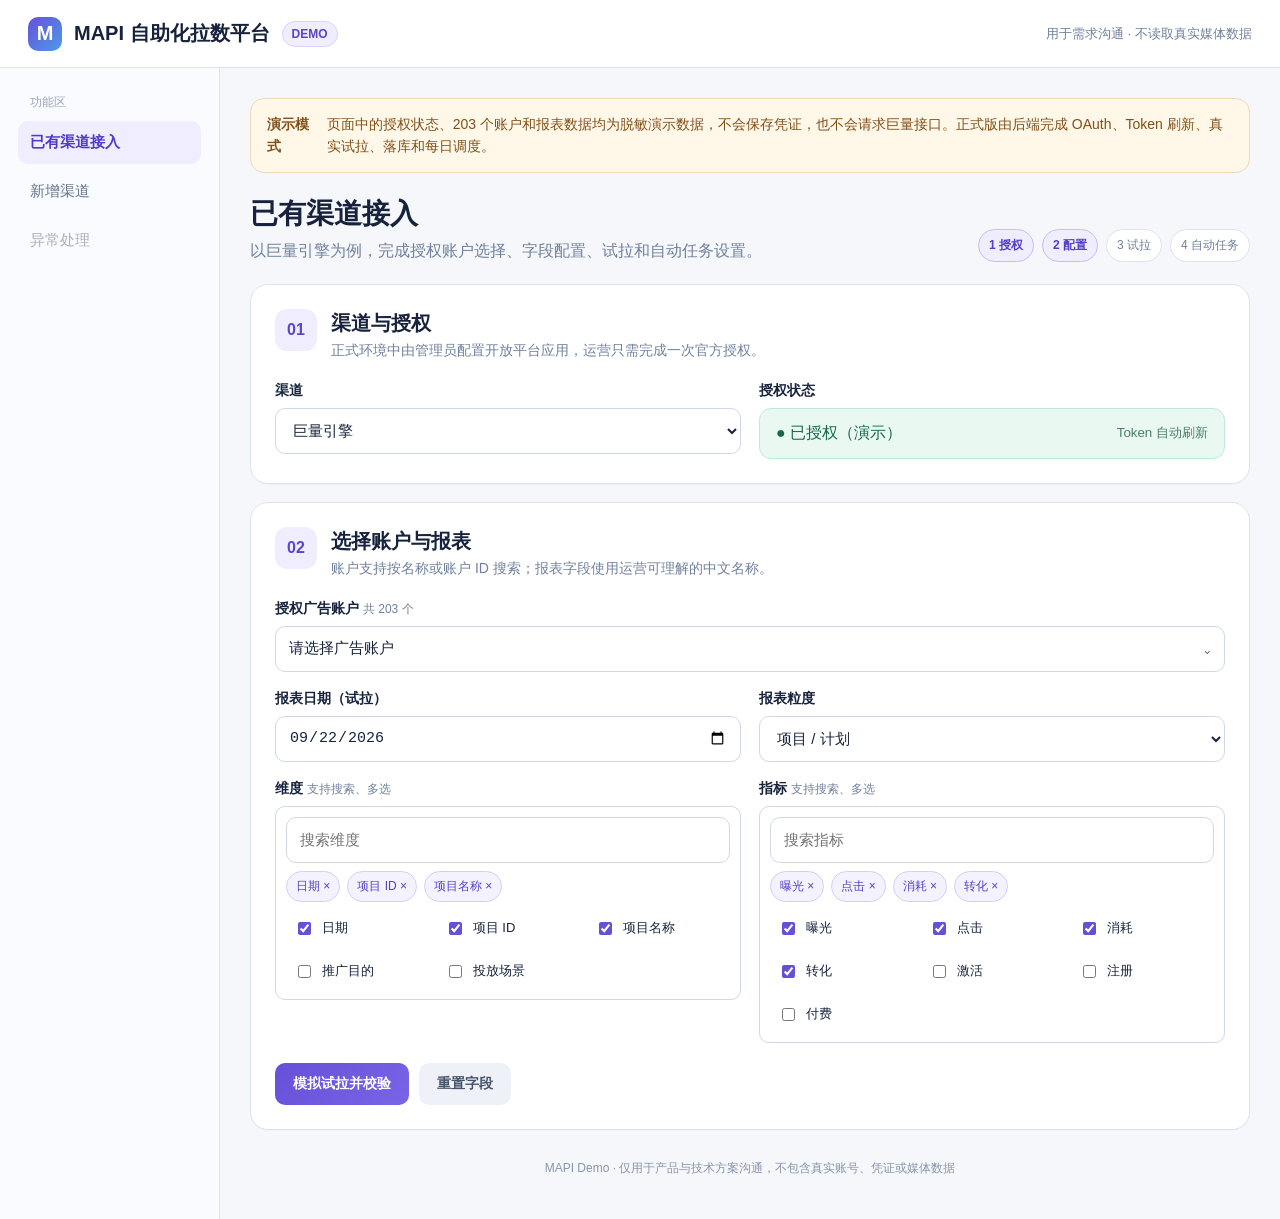
<file: demo/index.html>
<!doctype html>
<html lang="zh-CN">
<head>
  <meta charset="utf-8">
  <meta name="viewport" content="width=device-width,initial-scale=1">
  <title>MAPI 自助化拉数平台 · Demo</title>
  <style>
    :root{--ink:#17233d;--muted:#70809d;--line:#dce3f0;--bg:#f5f7fb;--card:#fff;--violet:#6750d8;--violet2:#8774ee;--soft:#f0edff;--ok:#17845b;--okbg:#eaf8f2;--warn:#9a5b17;--warnbg:#fff7e8;--shadow:0 16px 42px rgba(36,49,85,.09)}
    *{box-sizing:border-box}body{margin:0;background:var(--bg);color:var(--ink);font-family:-apple-system,BlinkMacSystemFont,"Segoe UI","PingFang SC","Microsoft YaHei",sans-serif}.shell{min-height:100vh}.topbar{height:68px;padding:0 28px;background:#fff;border-bottom:1px solid var(--line);display:flex;align-items:center;justify-content:space-between;position:sticky;top:0;z-index:20}.brand{display:flex;align-items:center;gap:12px;font-weight:800;font-size:20px}.logo{width:34px;height:34px;border-radius:10px;background:linear-gradient(135deg,var(--violet),#4c9bea);display:grid;place-items:center;color:#fff}.badge{font-size:12px;color:#5a43c5;background:var(--soft);border:1px solid #d9d1ff;padding:5px 9px;border-radius:999px;font-weight:700}.topnote{font-size:13px;color:var(--muted)}.layout{display:grid;grid-template-columns:220px minmax(0,1fr);max-width:1480px;margin:auto}.side{padding:26px 18px;border-right:1px solid var(--line);min-height:calc(100vh - 68px);background:#fafbfe}.navtitle{font-size:12px;color:#9aa6bb;padding:0 12px 10px}.nav{width:100%;border:0;background:transparent;padding:12px;border-radius:10px;text-align:left;color:#66748d;font-size:15px;margin-bottom:6px;cursor:pointer}.nav.active{background:var(--soft);color:#503ac9;font-weight:700}.nav.locked{opacity:.55}.main{padding:30px;max-width:1120px;width:100%;margin:auto}.demo-alert{display:flex;gap:12px;background:var(--warnbg);color:#805019;border:1px solid #efd9b8;border-radius:14px;padding:14px 16px;margin-bottom:22px;font-size:14px;line-height:1.6}.hero{display:flex;justify-content:space-between;gap:24px;align-items:flex-end;margin-bottom:22px}.hero h1{margin:0;font-size:28px}.hero p{margin:8px 0 0;color:var(--muted)}.steps{display:flex;gap:8px;flex-wrap:wrap}.step{font-size:12px;border:1px solid var(--line);background:#fff;border-radius:999px;padding:7px 10px;color:#71809a}.step.on{border-color:#c8bcff;background:var(--soft);color:#543dca;font-weight:700}.card{background:var(--card);border:1px solid var(--line);border-radius:18px;padding:24px;margin-bottom:18px;box-shadow:0 1px 0 rgba(20,35,66,.02)}.cardhead{display:flex;align-items:flex-start;gap:14px;margin-bottom:22px}.num{width:42px;height:42px;border-radius:12px;background:var(--soft);color:#5b44ce;display:grid;place-items:center;font-weight:800}.cardhead h2{font-size:20px;margin:1px 0 5px}.cardhead p{margin:0;color:var(--muted);font-size:14px}.grid{display:grid;grid-template-columns:1fr 1fr;gap:18px}.field{display:flex;flex-direction:column;gap:8px}.field.full{grid-column:1/-1}.label{font-weight:700;font-size:14px}.hint{font-weight:400;color:var(--muted);font-size:12px}.control{width:100%;min-height:46px;padding:0 13px;border:1px solid #cfd8e8;border-radius:10px;background:#fff;color:var(--ink);font-size:15px;outline:none}.control:focus{border-color:var(--violet2);box-shadow:0 0 0 3px rgba(103,80,216,.12)}.status{display:flex;align-items:center;justify-content:space-between;padding:14px 16px;background:var(--okbg);border:1px solid #bfe8d6;border-radius:12px;color:#136948}.status small{color:#4d7c6a}.accountbox{position:relative}.account-trigger{display:flex;justify-content:space-between;align-items:center;cursor:pointer}.dropdown{display:none;position:absolute;top:54px;left:0;right:0;background:#fff;border:1px solid var(--line);border-radius:12px;box-shadow:var(--shadow);z-index:8;padding:10px}.dropdown.open{display:block}.search{margin-bottom:8px}.options{max-height:214px;overflow:auto}.option{padding:10px;border-radius:8px;cursor:pointer;display:flex;justify-content:space-between;gap:10px}.option:hover{background:#f4f2ff}.option strong{font-size:14px}.option span{font-size:12px;color:var(--muted)}.selectbox{border:1px solid #cfd8e8;border-radius:10px;padding:10px;min-height:110px}.chips{display:flex;flex-wrap:wrap;gap:7px;margin-bottom:9px}.chip{border:1px solid #d5cef9;background:#f5f2ff;color:#5740c7;padding:6px 9px;border-radius:999px;font-size:12px;cursor:pointer}.checkgrid{display:grid;grid-template-columns:repeat(3,1fr);gap:8px;max-height:170px;overflow:auto}.check{display:flex;gap:8px;align-items:center;padding:8px;border-radius:8px;font-size:13px}.check:hover{background:#f6f7fb}.check input{accent-color:var(--violet)}.actions{display:flex;gap:10px;align-items:center;margin-top:20px}.btn{border:0;border-radius:10px;padding:12px 18px;font-size:14px;font-weight:700;cursor:pointer}.primary{background:linear-gradient(135deg,var(--violet),#7964e7);color:#fff}.secondary{background:#eef1f7;color:#46536a}.btn:disabled{opacity:.55;cursor:not-allowed}.result{display:none;border-top:4px solid var(--violet);box-shadow:var(--shadow)}.result.show{display:block}.resulttop{display:flex;align-items:center;justify-content:space-between;margin-bottom:16px}.resulttop h2{margin:0;font-size:20px}.pillok{color:var(--ok);background:var(--okbg);padding:6px 10px;border-radius:999px;font-size:12px;font-weight:700}.tablewrap{overflow:auto;border:1px solid var(--line);border-radius:12px}table{width:100%;border-collapse:collapse;min-width:760px}th,td{padding:12px 14px;text-align:left;border-bottom:1px solid var(--line);font-size:13px}th{background:#f7f8fc;color:#62718d}td.numv{text-align:right;font-variant-numeric:tabular-nums}.schedule{display:none}.schedule.show{display:block}.success{display:none;margin-top:16px;padding:14px 16px;border-radius:12px;background:var(--okbg);color:#126b49;border:1px solid #bfe8d6}.success.show{display:block}.foot{font-size:12px;color:#8995aa;text-align:center;padding:12px}.empty-panel{display:none}.toast{position:fixed;right:24px;bottom:24px;background:#17233d;color:#fff;padding:12px 16px;border-radius:10px;box-shadow:var(--shadow);opacity:0;transform:translateY(10px);transition:.2s;z-index:30}.toast.show{opacity:1;transform:none}@media(max-width:850px){.layout{grid-template-columns:1fr}.side{min-height:auto;border-right:0;border-bottom:1px solid var(--line);display:flex;gap:6px;padding:10px;overflow:auto}.navtitle{display:none}.nav{white-space:nowrap;margin:0}.main{padding:18px}.grid{grid-template-columns:1fr}.field.full{grid-column:auto}.hero{align-items:flex-start;flex-direction:column}.topnote{display:none}.checkgrid{grid-template-columns:1fr 1fr}}@media(max-width:520px){.topbar{padding:0 16px}.brand{font-size:16px}.main{padding:12px}.card{padding:17px}.checkgrid{grid-template-columns:1fr}.steps{display:none}}
  </style>
  <style>.hidden{display:none!important}</style>
</head>
<body>
<div class="shell">
  <header class="topbar"><div class="brand"><span class="logo">M</span>MAPI 自助化拉数平台 <span class="badge">DEMO</span></div><div class="topnote">用于需求沟通 · 不读取真实媒体数据</div></header>
  <div class="layout">
    <aside class="side">
      <div class="navtitle">功能区</div>
      <button class="nav active" data-page="existing">已有渠道接入</button>
      <button class="nav" data-page="newChannel">新增渠道</button>
      <button class="nav locked" data-locked>异常处理</button>
    </aside>
    <main class="main page-panel" id="existingPanel">
      <div class="demo-alert"><b>演示模式</b><span>页面中的授权状态、203 个账户和报表数据均为脱敏演示数据，不会保存凭证，也不会请求巨量接口。正式版由后端完成 OAuth、Token 刷新、真实试拉、落库和每日调度。</span></div>
      <div class="hero"><div><h1>已有渠道接入</h1><p>以巨量引擎为例，完成授权账户选择、字段配置、试拉和自动任务设置。</p></div><div class="steps"><span class="step on">1 授权</span><span class="step on">2 配置</span><span class="step">3 试拉</span><span class="step">4 自动任务</span></div></div>

      <section class="card">
        <div class="cardhead"><div class="num">01</div><div><h2>渠道与授权</h2><p>正式环境中由管理员配置开放平台应用，运营只需完成一次官方授权。</p></div></div>
        <div class="grid">
          <label class="field"><span class="label">渠道</span><select class="control" id="channel"><option>巨量引擎</option><option disabled>腾讯广告（后续接入）</option><option disabled>百度营销（后续接入）</option></select></label>
          <div class="field"><span class="label">授权状态</span><div class="status"><span>● 已授权（演示）</span><small>Token 自动刷新</small></div></div>
        </div>
      </section>

      <section class="card">
        <div class="cardhead"><div class="num">02</div><div><h2>选择账户与报表</h2><p>账户支持按名称或账户 ID 搜索；报表字段使用运营可理解的中文名称。</p></div></div>
        <div class="grid">
          <div class="field full"><span class="label">授权广告账户 <span class="hint">共 203 个</span></span><div class="accountbox"><div class="control account-trigger" id="accountTrigger"><span id="accountText">请选择广告账户</span><span>⌄</span></div><div class="dropdown" id="accountDrop"><input class="control search" id="accountSearch" placeholder="搜索账户名称或账户 ID"><div class="options" id="accountOptions"></div></div></div></div>
          <label class="field"><span class="label">报表日期（试拉）</span><input class="control" type="date" id="trialDate" value="2026-09-22"></label>
          <label class="field"><span class="label">报表粒度</span><select class="control" id="level"><option value="account">账户</option><option value="project" selected>项目 / 计划</option><option value="unit">广告单元</option><option value="creative">创意</option><option value="material">素材</option></select></label>
          <div class="field"><span class="label">维度 <span class="hint">支持搜索、多选</span></span><div class="selectbox"><input class="control search" id="dimSearch" placeholder="搜索维度"><div class="chips" id="dimChips"></div><div class="checkgrid" id="dimOptions"></div></div></div>
          <div class="field"><span class="label">指标 <span class="hint">支持搜索、多选</span></span><div class="selectbox"><input class="control search" id="metricSearch" placeholder="搜索指标"><div class="chips" id="metricChips"></div><div class="checkgrid" id="metricOptions"></div></div></div>
        </div>
        <div class="actions"><button class="btn primary" id="trialBtn">模拟试拉并校验</button><button class="btn secondary" id="resetBtn">重置字段</button><span class="hint" id="validationText"></span></div>
      </section>

      <section class="card result" id="result">
        <div class="resulttop"><div><h2>媒体返回与数据核对</h2><p class="hint" id="resultMeta"></p></div><span class="pillok">校验通过 · 演示数据</span></div>
        <div class="tablewrap"><table><thead id="thead"></thead><tbody id="tbody"></tbody></table></div>
      </section>

      <section class="card schedule" id="schedule">
        <div class="cardhead"><div class="num">03</div><div><h2>创建每日自动拉数任务</h2><p>试拉校验通过后才可配置。停止日期留空代表持续执行。</p></div></div>
        <div class="grid">
          <label class="field"><span class="label">开始日期</span><input class="control" type="date" id="startDate" value="2026-01-01"></label>
          <label class="field"><span class="label">停止日期 <span class="hint">可选</span></span><input class="control" type="date" id="endDate"></label>
          <label class="field full"><span class="label">数仓地址 / 目标表</span><input class="control" id="warehouse" placeholder="例如：ads_dw.mapi.ocean_daily_report"></label>
          <label class="field"><span class="label">执行频率</span><select class="control"><option>每日 08:00 自动拉取前一日数据</option><option>每日 10:00 自动拉取前一日数据</option></select></label>
          <label class="field"><span class="label">重复数据处理</span><select class="control"><option>相同日期、渠道、账户、粒度自动覆盖</option><option>发现重复时停止并告警</option></select></label>
        </div>
        <div class="actions"><button class="btn primary" id="scheduleBtn">创建演示任务</button></div>
        <div class="success" id="success">✓ 演示任务已创建：系统将从开始日期补拉历史数据，之后每日自动拉取并按唯一键覆盖重复数据。</div>
      </section>
      <div class="foot">MAPI Demo · 仅用于产品与技术方案沟通，不包含真实账号、凭证或媒体数据</div>
    </main>
    <main class="main page-panel hidden" id="newChannelPanel">
      <div class="demo-alert"><b>演示模式</b><span>此页面展示正式接入时需要收集的信息和操作顺序。请勿填写真实 App Secret 或 Token。</span></div>
      <div class="hero"><div><h1>新增渠道</h1><p>选择渠道和推广场景后，平台自动展示必填参数、固定接口和授权步骤。</p></div><div class="steps"><span class="step on">1 选择渠道</span><span class="step">2 配置应用</span><span class="step">3 完成授权</span><span class="step">4 校验接口</span></div></div>

      <section class="card">
        <div class="cardhead"><div class="num">01</div><div><h2>选择接入场景</h2><p>运营选择业务场景，平台决定接口模板，不要求用户自己查开发文档。</p></div></div>
        <div class="grid">
          <label class="field"><span class="label">渠道</span><select class="control" id="newChannel"><option value="ocean">巨量引擎</option><option value="tencent">腾讯广告</option><option value="baidu">百度营销</option><option value="360">360 智汇云</option></select></label>
          <label class="field"><span class="label">推广场景</span><select class="control" id="scene"><option>APP 下载</option><option>落地页推广</option><option>搜索推广</option></select></label>
          <label class="field"><span class="label">接入范围</span><select class="control"><option>账户及全部报表粒度</option><option>指定广告账户</option></select></label>
          <div class="field"><span class="label">鉴权方式</span><div class="status" id="authType"><span>OAuth 2.0</span><small>推荐</small></div></div>
        </div>
      </section>

      <section class="card">
        <div class="cardhead"><div class="num">02</div><div><h2>填写开放平台应用信息</h2><p id="channelHint">从巨量引擎开放平台应用管理页获取。固定接口由平台内置。</p></div></div>
        <div class="grid" id="authForm">
          <label class="field"><span class="label">App ID</span><input class="control demo-auth" placeholder="请输入 App ID（Demo 请填写任意内容）"></label>
          <label class="field"><span class="label">App Secret</span><input class="control demo-auth" type="password" placeholder="正式版仅后端加密保存"></label>
          <label class="field full"><span class="label">回调地址</span><input class="control demo-auth" id="callbackUrl" placeholder="https://你的正式域名/api/mapi/callback"></label>
          <label class="field full"><span class="label">官方授权 URL</span><input class="control demo-auth" placeholder="从媒体应用管理页复制完整授权 URL"></label>
          <label class="field full"><span class="label">平台内置接口 <span class="hint">无需填写</span></span><input class="control" id="fixedApi" value="授权、账户发现、自定义报表接口已由平台固定配置" disabled></label>
        </div>
        <div class="actions"><button class="btn secondary" id="checkConfigBtn">校验应用配置</button><span class="hint" id="configState">等待填写</span></div>
      </section>

      <section class="card">
        <div class="cardhead"><div class="num">03</div><div><h2>完成媒体授权</h2><p>正式版点击按钮后跳转媒体官方页面；回调成功后自动换取 Token 并读取账户。</p></div></div>
        <div class="grid">
          <div class="field full"><span class="label">授权 SOP</span><div class="selectbox" style="line-height:2"><b>1.</b> 校验 App ID、Secret 和回调地址<br><b>2.</b> 跳转媒体官方授权页并登录管理员账号<br><b>3.</b> 勾选需要授权的广告账户并确认<br><b>4.</b> 平台接收回调、保存 Token、自动发现账户<br><b>5.</b> 拉取昨日少量数据进行最终校验</div></div>
        </div>
        <div class="actions"><button class="btn primary" id="mockAuthBtn">模拟前往官方授权</button><span class="hint" id="authState">尚未授权</span></div>
      </section>

      <section class="card result" id="channelResult">
        <div class="resulttop"><div><h2>渠道接入校验结果</h2><p class="hint">以下为演示结果，正式版必须以媒体真实响应为准。</p></div><span class="pillok">校验通过 · Demo</span></div>
        <div class="status"><span>✓ 应用配置有效　✓ OAuth 回调成功　✓ 已读取 203 个账户　✓ 报表接口可访问</span><small>可以进入已有渠道配置</small></div>
        <div class="actions"><button class="btn primary" id="goExistingBtn">去配置拉数账户</button></div>
      </section>
      <div class="foot">MAPI Demo · 新增渠道流程仅用于产品与技术方案沟通</div>
    </main>
  </div>
</div>
<div class="toast" id="toast"></div>
<script>
const $=s=>document.querySelector(s), $$=s=>[...document.querySelectorAll(s)];
const accounts=[
  {id:'1858167466249220',name:'CY—网易—4'},{id:'1860082589255692',name:'有道翻译官—信息流'},{id:'1859983201147611',name:'有道词典—品牌投放'},{id:'1870046273052818',name:'词典会员—安卓'},{id:'1865509421183507',name:'翻译官—搜索推广'},{id:'1857726409301144',name:'海外增长测试账户'}
];
const byLevel={
 account:{dims:['日期','账户 ID','账户名称'],defaults:['日期','账户 ID','账户名称']},
 project:{dims:['日期','项目 ID','项目名称','推广目的','投放场景'],defaults:['日期','项目 ID','项目名称']},
 unit:{dims:['日期','项目 ID','项目名称','单元 ID','单元名称'],defaults:['日期','单元 ID','单元名称']},
 creative:{dims:['日期','项目 ID','单元 ID','创意 ID','创意名称'],defaults:['日期','创意 ID','创意名称']},
 material:{dims:['日期','项目 ID','项目名称','单元 ID','素材 ID','素材名称','素材类型'],defaults:['日期','素材 ID','素材名称']}
};
const metricList=['曝光','点击','消耗','转化','激活','注册','付费']; let chosenAccount=null,selectedDims=[],selectedMetrics=['曝光','点击','消耗','转化'];
function toast(t){const e=$('#toast');e.textContent=t;e.classList.add('show');setTimeout(()=>e.classList.remove('show'),2200)}
function renderAccounts(q=''){const k=q.trim().toLowerCase();const items=accounts.filter(a=>(a.name+a.id).toLowerCase().includes(k));$('#accountOptions').innerHTML=items.length?items.map(a=>`<div class="option" data-id="${a.id}"><strong>${a.name}</strong><span>${a.id}</span></div>`).join(''):'<div class="option"><span>没有匹配账户</span></div>';$$('#accountOptions .option[data-id]').forEach(el=>el.onclick=()=>{chosenAccount=accounts.find(a=>a.id===el.dataset.id);$('#accountText').textContent=`${chosenAccount.name}（${chosenAccount.id}）`;$('#accountDrop').classList.remove('open')})}
function renderField(kind,query=''){const isDim=kind==='dim',all=isDim?byLevel[$('#level').value].dims:metricList,selected=isDim?selectedDims:selectedMetrics,k=query.trim().toLowerCase(),filtered=all.filter(v=>v.toLowerCase().includes(k)),box=$('#'+kind+'Options'),chips=$('#'+kind+'Chips');chips.innerHTML=selected.map(v=>`<button class="chip" data-v="${v}">${v} ×</button>`).join('');box.innerHTML=filtered.length?filtered.map(v=>`<label class="check"><input type="checkbox" value="${v}" ${selected.includes(v)?'checked':''}>${v}</label>`).join(''):'<span class="hint">没有匹配字段</span>';box.querySelectorAll('input').forEach(i=>i.onchange=()=>{let arr=isDim?selectedDims:selectedMetrics;i.checked?(!arr.includes(i.value)&&arr.push(i.value)):arr.splice(arr.indexOf(i.value),1);renderField(kind,$('#'+kind+'Search').value)});chips.querySelectorAll('.chip').forEach(b=>b.onclick=()=>{let arr=isDim?selectedDims:selectedMetrics;arr.splice(arr.indexOf(b.dataset.v),1);renderField(kind,$('#'+kind+'Search').value)})}
function resetFields(){selectedDims=[...byLevel[$('#level').value].defaults];selectedMetrics=['曝光','点击','消耗','转化'];$('#dimSearch').value='';$('#metricSearch').value='';renderField('dim');renderField('metric')}
function cell(v,n=false){return `<td class="${n?'numv':''}">${v}</td>`}
function trial(){if(!chosenAccount){toast('请先选择广告账户');return}if(!selectedDims.length||!selectedMetrics.length){toast('请至少选择一个维度和一个指标');return}const btn=$('#trialBtn');btn.disabled=true;btn.textContent='正在模拟请求与校验…';$('#validationText').textContent='校验字段兼容性、分页和重复行';setTimeout(()=>{const level=$('#level').value,defs=byLevel[level];const headers=[...selectedDims,...selectedMetrics];$('#thead').innerHTML='<tr>'+headers.map(h=>`<th>${h}</th>`).join('')+'</tr>';const names={account:['账户',''],project:['项目','翻译官—项目 A'],unit:['单元','拉新单元 01'],creative:['创意','视频创意 01'],material:['素材','翻译官功能演示视频']};const rows=[0,1,2].map((_,r)=>headers.map(h=>{if(h==='日期')return $('#trialDate').value;if(h.includes('ID'))return String(7633244088934989875n+BigInt(r*501231));if(h.includes('名称'))return r?`${names[level][1]}-${r+1}`:names[level][1];if(h==='曝光')return ['71,400','4,938','3,456'][r];if(h==='点击')return ['2,906','202','141'][r];if(h==='消耗')return ['6,545.25','454.75','318.40'][r];if(h==='转化')return ['86','6','4'][r];if(h==='激活')return ['73','5','3'][r];if(h==='注册')return ['51','4','2'][r];if(h==='付费')return ['12','1','0'][r];return '—'}));$('#tbody').innerHTML=rows.map(row=>'<tr>'+row.map((v,i)=>cell(v,i>=selectedDims.length)).join('')+'</tr>').join('');$('#resultMeta').textContent=`${chosenAccount.name} · ${$('#trialDate').value} · ${$('#level').selectedOptions[0].text} · 3 行预览`;$('#result').classList.add('show');$('#schedule').classList.add('show');$$('#existingPanel .step')[2].classList.add('on');btn.disabled=false;btn.textContent='重新模拟试拉';$('#validationText').textContent='校验通过';$('#result').scrollIntoView({behavior:'smooth',block:'start'})},850)}
function showPage(page){$$('.page-panel').forEach(p=>p.classList.toggle('hidden',p.id!==(page==='existing'?'existingPanel':'newChannelPanel')));$$('.nav[data-page]').forEach(n=>n.classList.toggle('active',n.dataset.page===page));window.scrollTo({top:0,behavior:'smooth'})}
const channelConfigs={ocean:{name:'巨量引擎',auth:'OAuth 2.0',hint:'从巨量引擎开放平台应用管理页获取。固定接口由平台内置。',api:'OAuth、账户发现、自定义报表接口已由平台固定配置'},tencent:{name:'腾讯广告',auth:'OAuth 2.0',hint:'填写腾讯广告开发者应用信息，平台按推广场景匹配接口。',api:'授权、广告主列表、日报表接口已由平台固定配置'},baidu:{name:'百度营销',auth:'OAuth 2.0',hint:'填写百度营销开发者应用信息，运营无需填写接口地址。',api:'授权、账户服务、报告服务接口已由平台固定配置'},'360':{name:'360 智汇云',auth:'Token / API Key',hint:'填写媒体分配的 API Key 与密钥，平台自动校验账户权限。',api:'账户、计划、单元、创意报表接口已由平台固定配置'}};
function updateNewChannel(){const c=channelConfigs[$('#newChannel').value];$('#channelHint').textContent=c.hint;$('#authType').innerHTML=`<span>${c.auth}</span><small>平台自动匹配</small>`;$('#fixedApi').value=c.api;$('#configState').textContent='等待填写';$('#channelResult').classList.remove('show')}
$$('.nav[data-page]').forEach(n=>n.onclick=()=>showPage(n.dataset.page));$('#newChannel').onchange=updateNewChannel;$('#checkConfigBtn').onclick=()=>{const values=$$('.demo-auth').map(i=>i.value.trim());if(values.some(v=>!v)){toast('请先完整填写演示字段');return}if(!$('#callbackUrl').value.startsWith('https://')){toast('回调地址必须使用 HTTPS');return}$('#configState').textContent='✓ 格式校验通过（Demo）';$$('#newChannelPanel .step')[1].classList.add('on')};$('#mockAuthBtn').onclick=()=>{if(!$('#configState').textContent.includes('通过')){toast('请先校验应用配置');return}const b=$('#mockAuthBtn');b.disabled=true;b.textContent='模拟媒体授权中…';setTimeout(()=>{b.disabled=false;b.textContent='重新模拟授权';$('#authState').textContent='✓ 授权与接口校验成功（Demo）';$('#channelResult').classList.add('show');$$('#newChannelPanel .step').forEach(s=>s.classList.add('on'));$('#channelResult').scrollIntoView({behavior:'smooth',block:'center'})},700)};$('#goExistingBtn').onclick=()=>showPage('existing');
$('#accountTrigger').onclick=()=>{$('#accountDrop').classList.toggle('open');$('#accountSearch').focus()};$('#accountSearch').oninput=e=>renderAccounts(e.target.value);document.addEventListener('click',e=>{if(!e.target.closest('.accountbox'))$('#accountDrop').classList.remove('open')});$('#level').onchange=resetFields;$('#dimSearch').oninput=e=>renderField('dim',e.target.value);$('#metricSearch').oninput=e=>renderField('metric',e.target.value);$('#resetBtn').onclick=resetFields;$('#trialBtn').onclick=trial;$$('[data-locked]').forEach(b=>b.onclick=()=>toast('简单 Demo 当前先聚焦“已有渠道—巨量引擎”流程'));$('#scheduleBtn').onclick=()=>{if(!$('#warehouse').value.trim()){toast('请填写数仓地址或目标表');return}if($('#endDate').value&&$('#endDate').value<$('#startDate').value){toast('停止日期不能早于开始日期');return}$('#success').classList.add('show');$$('.step')[3].classList.add('on');$('#success').scrollIntoView({behavior:'smooth',block:'center'})};renderAccounts();resetFields();
</script>
</body>
</html>
</file>
